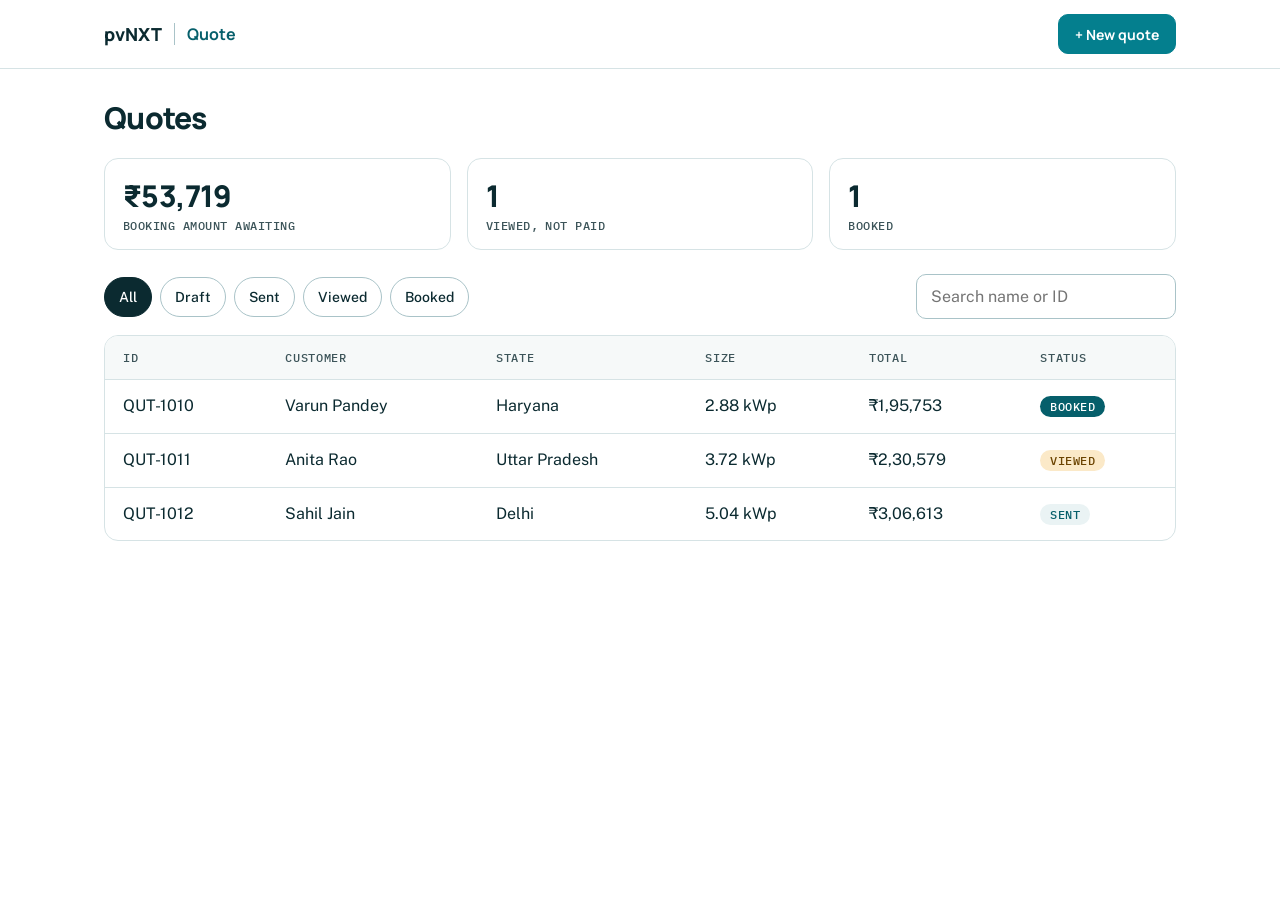
<file: index.html>
<!DOCTYPE html><html lang="en"><head><meta charset="utf-8"><title>pvNXT Quote</title>
<meta name="viewport" content="width=device-width, initial-scale=1, viewport-fit=cover"><meta name="theme-color" content="#069fb1"><meta name="color-scheme" content="light">
<link href="https://fonts.googleapis.com/css2?family=Manrope:wght@600;700;800&family=Public+Sans:wght@400;500;600&family=IBM+Plex+Mono:wght@500&display=swap" rel="stylesheet">
<link rel="stylesheet" href="css/portal.css"><link rel="stylesheet" href="css/proposal.css"></head><body>
<header class="top"><div class="in"><span class="hl">pvNXT<span><b>Quote</b></span></span><button class="btn sm" id="nq">+ New quote</button></div></header>
<main id="app"></main>
<script src="js/api.js"></script><script src="js/calc.js"></script><script src="js/app.js"></script></body></html>
</file>
<file: css/portal.css>
/* pvNXT Quote portal UI. Tokens and components follow help.pvnxt.com (css/styles.css). */
:root{--ink:#0b2a30;--ink-2:#3c5459;--teal:#069fb1;--teal-d:#047f8e;--teal-dd:#065f6b;--tint:#eaf3f4;--paper:#f6f9f9;--line:#d6e3e5;--line-2:#a9c3c8;--sun:#e8a13a;--err:#b3261e;--errT:#fcebea;--f-head:'Manrope',sans-serif;--f-body:'Public Sans',sans-serif;--f-mono:'IBM Plex Mono',monospace;color-scheme:light}
*{box-sizing:border-box}body{margin:0;background:#fff;color:var(--ink);font:400 16px/1.55 var(--f-body);-webkit-font-smoothing:antialiased}
h1,h2,h3,b.h{font-family:var(--f-head);letter-spacing:-.025em;line-height:1.1;font-weight:800}h2{font-size:30px;margin:0}
.top{position:sticky;top:0;z-index:50;background:rgba(255,255,255,.94);backdrop-filter:blur(10px);border-bottom:1px solid var(--line)}
.top .in{max-width:1120px;margin:0 auto;padding:0 24px;height:68px;display:flex;align-items:center;justify-content:space-between}
.hl{font:800 18px var(--f-head);display:flex;gap:12px;align-items:center;color:var(--ink)}.hl span{font-weight:600;font-size:16px;padding-left:12px;border-left:1px solid var(--line-2)}.hl span b{color:var(--teal-dd)}
main{max-width:1120px;margin:0 auto;padding:32px 24px 96px}
.btn{display:inline-flex;align-items:center;justify-content:center;gap:8px;padding:11px 20px;min-height:44px;border-radius:10px;font:700 15px var(--f-head);background:var(--teal-d);color:#fff;border:1.5px solid var(--teal-d);cursor:pointer}.btn:hover{background:var(--ink);border-color:var(--ink)}
.btn.sm{padding:9px 16px;font-size:14px;min-height:40px}.btn.o{background:transparent;color:var(--ink);border-color:var(--ink)}.btn.o:hover{background:var(--ink);color:#fff}.btn:disabled{opacity:.45;cursor:not-allowed}
.kp{display:grid;grid-template-columns:repeat(3,1fr);gap:16px;margin:24px 0}.kp div{background:#fff;border:1px solid var(--line);border-radius:14px;padding:16px 18px;font:500 12px var(--f-mono);text-transform:uppercase;letter-spacing:.04em;color:var(--ink-2)}.kp b{display:block;font:800 30px var(--f-head);letter-spacing:-.02em;text-transform:none;color:var(--ink);margin-bottom:2px}
.ch{display:flex;gap:8px;overflow-x:auto;margin-bottom:16px;align-items:center}.ch button{font:500 14px var(--f-body);padding:8px 14px;border-radius:99px;background:#fff;border:1px solid var(--line-2);color:var(--ink);cursor:pointer;white-space:nowrap;min-height:40px}.ch button:hover{border-color:var(--teal);background:var(--tint)}.ch .on{background:var(--ink);color:#fff;border-color:var(--ink)}
label{display:flex;flex-direction:column;gap:6px;font:600 14px var(--f-head)}
input,select{font:400 16px var(--f-body);padding:12px 14px;border:1.5px solid var(--line-2);border-radius:10px;background:#fff;color:var(--ink);width:100%;min-height:44px}input:focus,select:focus{outline:3px solid rgba(6,159,177,.35);border-color:var(--teal)}button:focus-visible{outline:3px solid rgba(6,159,177,.35)}
.ch input{max-width:260px;margin-left:auto}
.tw{background:#fff;border:1px solid var(--line);border-radius:14px;overflow-x:auto}table{width:100%;border-collapse:collapse}th,td{text-align:left;padding:14px 18px;border-bottom:1px solid var(--line);white-space:nowrap}tbody tr:last-child td{border:0}th{font:500 11.5px var(--f-mono);text-transform:uppercase;letter-spacing:.06em;color:var(--ink-2);background:var(--paper)}tbody tr{cursor:pointer}tbody tr:hover{background:var(--tint)}
.c{display:inline-block;padding:3px 10px;border-radius:99px;font:500 11.5px var(--f-mono);text-transform:uppercase;letter-spacing:.04em;background:var(--tint);color:var(--teal-dd)}.c.Draft{background:#fff;color:var(--ink-2);border:1px solid var(--line-2)}.c.Viewed{background:#fbe9c8;color:#6b4300}.c.Booked{background:var(--teal-dd);color:#fff}
.cards{display:none}.card{background:#fff;border:1px solid var(--line);border-radius:14px;padding:14px 16px;margin-bottom:10px;display:flex;justify-content:space-between;gap:10px;cursor:pointer}
.sk{background:linear-gradient(90deg,var(--tint),var(--line),var(--tint));background-size:200% 100%;animation:s 1.4s infinite;border-radius:6px;height:16px}@keyframes s{to{background-position:-200% 0}}@media(prefers-reduced-motion:reduce){.sk{animation:none}}
.ct{padding:56px 24px;background:var(--paper);border:1.5px dashed var(--line-2);border-radius:14px}.ct h3{font-size:24px;margin:0 0 8px}.ct p{max-width:480px;color:var(--ink-2);margin:0 0 20px}
.ban{background:var(--errT);color:var(--err);border:1px solid var(--err);border-radius:10px;padding:12px 16px;margin-bottom:16px;display:flex;justify-content:space-between;gap:12px;align-items:center}
.lay{display:grid;grid-template-columns:1fr 340px;gap:32px;align-items:start}
fieldset{background:#fff;border:1px solid var(--line);border-radius:14px;margin:0 0 20px;padding:20px 22px}legend{font:500 12.5px var(--f-mono);text-transform:uppercase;letter-spacing:.04em;color:var(--teal-dd);padding:0 8px}
.g{display:grid;grid-template-columns:repeat(auto-fill,minmax(220px,1fr));gap:16px}label.sw{flex-direction:row;align-items:center;gap:10px;min-height:44px;font:600 14px var(--f-head)}label.sw input{width:20px;min-height:20px;accent-color:var(--teal-d)}
.sum{position:sticky;top:88px;background:var(--paper);border:1px solid var(--line);border-radius:14px;padding:18px 20px}.sum dl{margin:0}.sum div{display:flex;justify-content:space-between;gap:12px;padding:5px 0;font-size:14px;color:var(--ink-2)}.sum div b{color:var(--ink)}.sum .big{border-top:1px solid var(--line-2);margin-top:8px;padding-top:12px;font:800 22px var(--f-head);color:var(--teal-dd)}.sum .neg{color:var(--teal-d)}
.msg{color:var(--err);font-size:14px;margin:8px 0}
.bar{display:flex;gap:8px;flex-wrap:wrap;margin:16px 0;position:sticky;top:68px;z-index:5;background:#fff;padding:10px 0}
.toast{position:fixed;left:50%;bottom:calc(20px + env(safe-area-inset-bottom,0px));transform:translateX(-50%);background:var(--ink);color:#fff;padding:12px 20px;border-radius:10px;z-index:60;font:600 14px var(--f-head)}
.pw{overflow-x:auto;background:var(--paper);padding:24px;border-radius:14px}
@media(max-width:820px){.lay{grid-template-columns:1fr}.sum{position:static}.tw{display:none}.cards{display:block}.kp b{font-size:18px}}
</file>
<file: css/proposal.css>
/* A4 proposal pages and print rules. */
.pg{width:794px;height:1123px;margin:0 auto 24px;background:#fff;color:#0b2a30;padding:40px 44px;position:relative;overflow:hidden;border:1px solid var(--line);font-size:13px}
.pg h2{margin:0;font-size:24px;color:#0b2a30}.pg .hd{display:flex;justify-content:space-between;border-bottom:1px solid #d6e3e5;padding-bottom:10px;margin-bottom:16px;font-size:12px;color:#3c5459}
.pg .k4{display:grid;grid-template-columns:repeat(4,1fr);margin:16px 0}.pg .k4 div{padding:0 12px;border-left:1px solid #d6e3e5;font-size:11px;color:#3c5459}.pg .k4 b{display:block;font:800 18px Manrope;color:#0b2a30}
.pg .two{display:grid;grid-template-columns:1fr 1fr;gap:28px}.pg h4{margin:0 0 6px;font:800 14px Manrope;color:#065f6b}.pg .r{display:flex;justify-content:space-between;gap:12px;padding:5px 0;border-bottom:1px dotted #d6e3e5}.pg .r span{color:#3c5459}.pg .r b{text-align:right}
.pg table{margin:14px 0}.pg th{background:#eaf3f4;color:#0b2a30;padding:8px 12px}.pg td{padding:8px 12px;white-space:normal;border-color:#d6e3e5}.pg td:last-child{text-align:right}
.pg .gt{display:flex;justify-content:space-between;align-items:center;border-top:2px solid #065f6b;border-bottom:2px solid #065f6b;padding:14px 0;margin:16px 0}.pg .gt b{font:800 28px Manrope}
.pg .w{display:grid;grid-template-columns:repeat(4,1fr);gap:10px}.pg .w div{background:#eaf3f4;border:1px solid #d6e3e5;border-radius:10px;padding:10px 12px;font-size:11px}.pg .w b{display:block;color:#069fb1;font:800 15px Manrope}
.pg .ft{position:absolute;left:44px;right:44px;bottom:24px;display:flex;justify-content:space-between;border-top:1px solid #d6e3e5;padding-top:8px;font-size:11px;color:#3c5459}
.cv{background:linear-gradient(180deg,#fff 0,#eaf3f4 60%,#cfe6ea 100%)}.cv .bdg{display:inline-block;background:#069fb1;color:#fff;font:700 11px Manrope;letter-spacing:.12em;padding:5px 12px;border-radius:5px;margin-top:150px}.cv h1{font:800 72px Manrope;margin:24px 0 6px;color:#0b2a30}.cv .sub{font-size:22px;color:#069fb1}.cv .rule{width:280px;height:6px;background:#047f8e;margin:30px 0}
.cv .by{position:absolute;left:44px;right:44px;bottom:60px;background:#0b2a30;color:#fff;border-radius:10px;padding:22px 30px;display:grid;grid-template-columns:1fr 1fr;gap:20px}.cv .by small{opacity:.7;letter-spacing:.08em}
.ms{display:grid;grid-template-columns:repeat(4,1fr);gap:10px;text-align:center;margin:18px 0}.ms i{display:grid;place-items:center;width:84px;height:84px;margin:0 auto 6px;border:3px solid #0b2a30;border-radius:50%;font:800 22px Manrope;font-style:normal}
.box{background:#eaf3f4;border:1px solid #d6e3e5;border-radius:10px;padding:12px 14px}.pg ul{margin:0;padding-left:18px}.pg li{margin-bottom:4px}
@page{size:A4;margin:0}@media print{body{background:#fff}.top,.bar,.toast,.noprint{display:none!important}main{padding:0;max-width:none}.pg{margin:0;border:0;page-break-after:always;-webkit-print-color-adjust:exact;print-color-adjust:exact}.pw{overflow:visible}}
</file>
